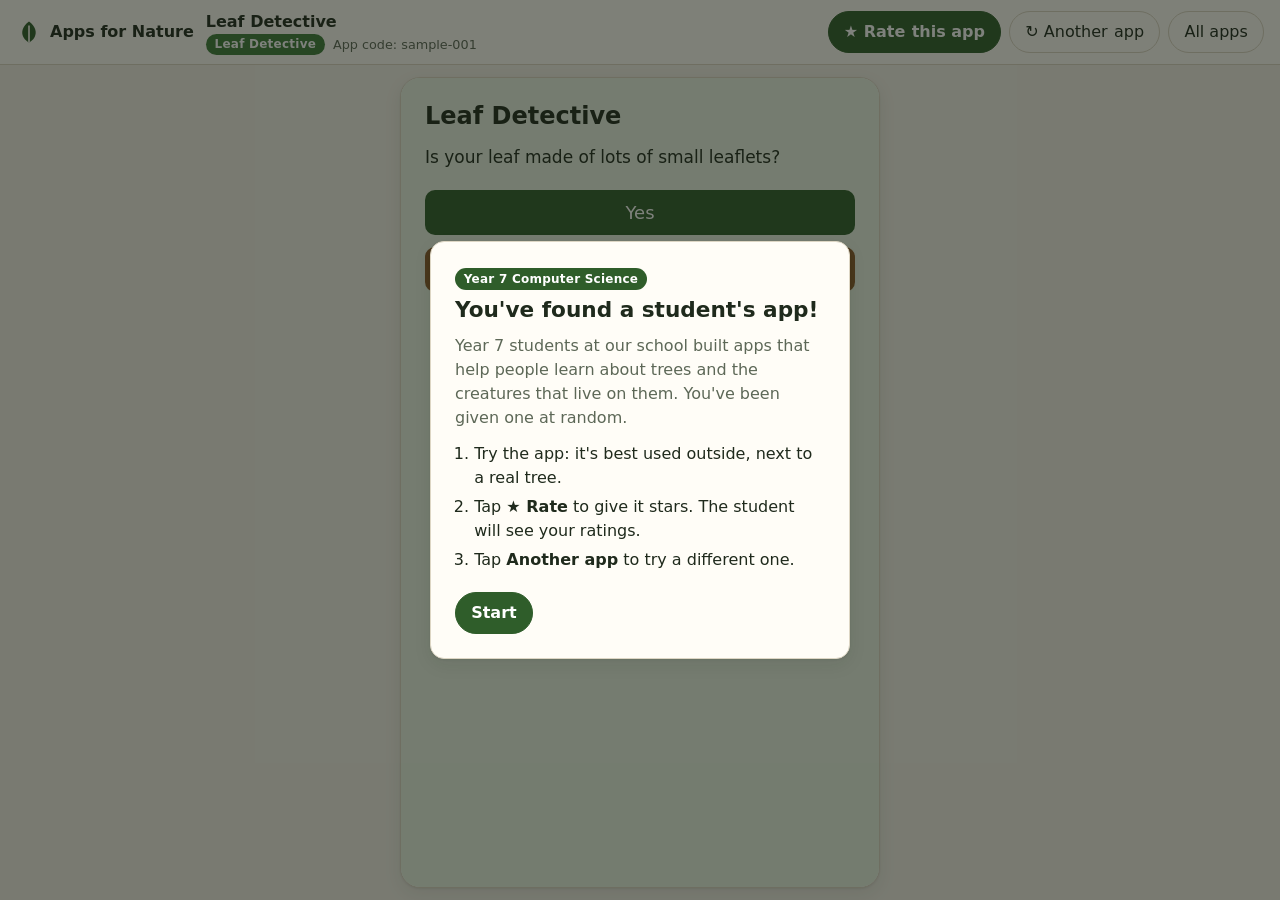
<file: index.html>
<!doctype html>
<html lang="en">
<head>
<meta charset="utf-8">
<meta name="viewport" content="width=device-width, initial-scale=1, viewport-fit=cover">
<title>Apps for Nature</title>
<meta name="robots" content="noindex">
<link rel="stylesheet" href="assets/site.css">
<link rel="icon" href="data:image/svg+xml,%3Csvg xmlns='http://www.w3.org/2000/svg' viewBox='0 0 32 32'%3E%3Cpath d='M16 3C8 9 6 16 9 22c2 4 6 6 7 7 1-1 5-3 7-7 3-6 1-13-7-19z' fill='%232f5d2a'/%3E%3Cpath d='M16 8v21' stroke='%23fff' stroke-width='2'/%3E%3C/svg%3E">
</head>
<body>
<div class="player">
  <header class="bar">
    <a class="brand" href="gallery.html" title="All apps">
      <svg viewBox="0 0 32 32" aria-hidden="true"><path d="M16 3C8 9 6 16 9 22c2 4 6 6 7 7 1-1 5-3 7-7 3-6 1-13-7-19z" fill="currentColor" style="color:var(--leaf)"/><path d="M16 8v21" stroke="var(--surface)" stroke-width="2"/></svg>
      <span id="site-title">Apps for Nature</span>
    </a>
    <div class="now">
      <div class="title" id="app-title">Loading…</div>
      <div class="meta"><span id="app-brief"></span><span id="app-code"></span></div>
    </div>
    <div class="actions">
      <button class="btn-primary" id="feedback" type="button" aria-haspopup="dialog" aria-controls="rate">★ Rate<span class="wide"> this app</span></button>
      <button id="another" type="button">↻ Another<span class="wide"> app</span></button>
      <a class="btn" href="gallery.html">All apps</a>
    </div>
  </header>
  <main class="stage" id="stage"></main>
</div>

<div class="sheet-backdrop" id="rate-backdrop" hidden></div>
<section class="sheet" id="rate" role="dialog" aria-modal="true" aria-labelledby="rate-title" hidden>
  <header class="sheet-head">
    <div>
      <h2 id="rate-title">Rate this app</h2>
      <p class="sheet-sub">Give it 1 to 5 stars for each question. The student's teacher passes your ratings on. Please don't write your name.</p>
    </div>
    <button class="icon-btn" id="rate-close" type="button" aria-label="Close and go back to the app">✕</button>
  </header>
  <div class="sheet-body" id="rate-body"></div>
  <footer class="sheet-foot">
    <a id="rate-newtab" target="_blank" rel="noopener">Form not loading? Open it in a new tab</a>
    <button class="btn-primary" id="rate-next" type="button">Done: next app ↻</button>
  </footer>
</section>

<div class="overlay" id="welcome" hidden>
  <div class="card" role="dialog" aria-labelledby="welcome-title">
    <span class="tag" style="background:var(--leaf)">Year 7 Computer Science</span>
    <h1 id="welcome-title">You've found a student's app!</h1>
    <p id="welcome-text">Our Year 7 students built apps that help people learn about trees and the creatures that live on them. You've been given one at random.</p>
    <ol>
      <li>Try the app: it's best used outside, next to a real tree.</li>
      <li>Tap <strong>★ Rate</strong> to give it stars. The student will see your ratings.</li>
      <li>Tap <strong>Another app</strong> to try a different one.</li>
    </ol>
    <button class="btn-primary" id="start" type="button">Start</button>
  </div>
</div>

<script src="assets/config.js"></script>
<script src="apps.js"></script>
<script src="assets/player.js"></script>
</body>
</html>
</file>
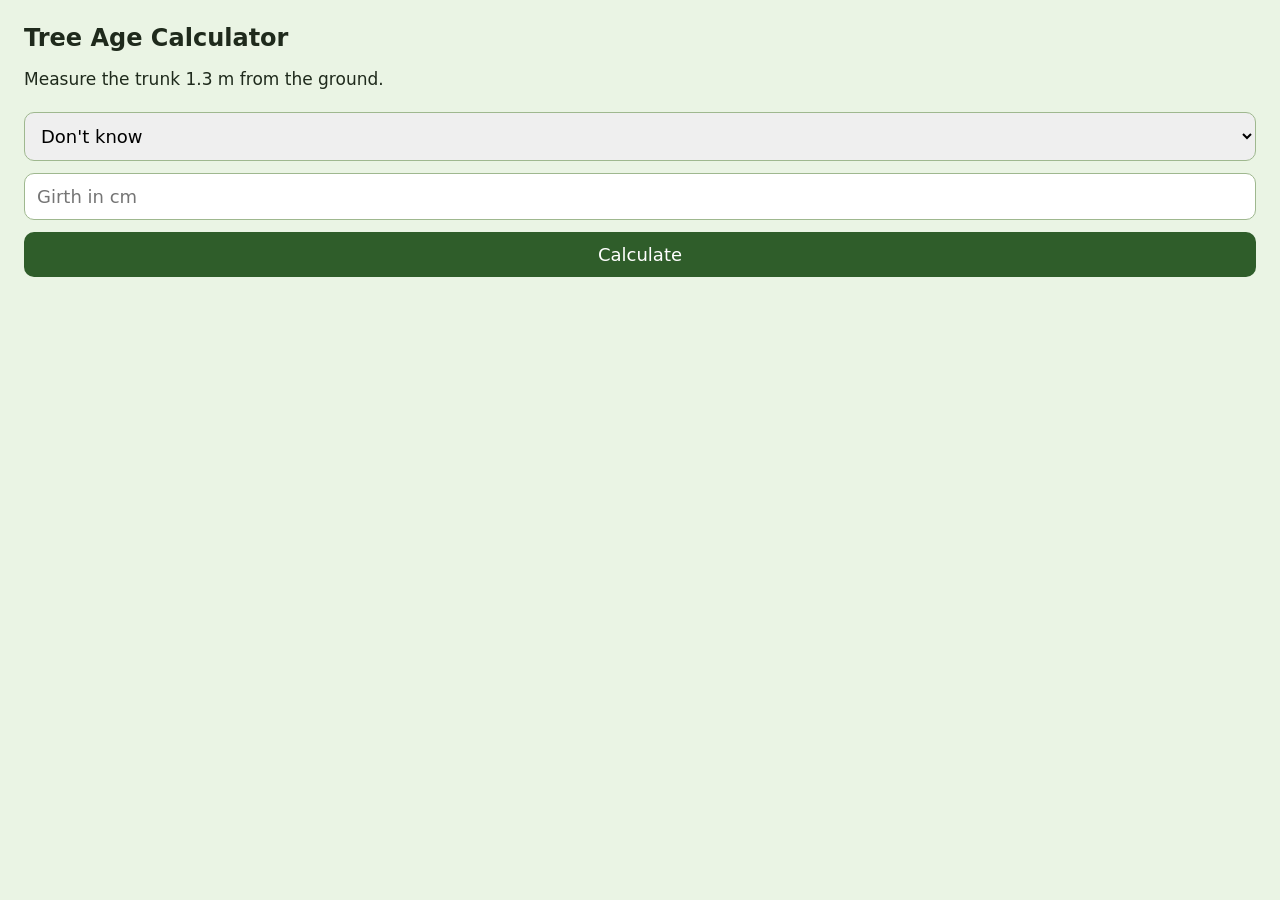
<file: apps/age/sample-004/index.html>
<!doctype html><html><head><meta charset="utf-8">
<meta name="viewport" content="width=device-width, initial-scale=1"><title>Tree Age</title>
<link rel="stylesheet" href="style.css"></head><body>
<div class="screen on"><h1>Tree Age Calculator</h1>
<p>Measure the trunk 1.3 m from the ground.</p>
<select id="species"><option value="2.5">Don't know</option><option value="1.88">Oak or beech</option><option value="3.13">Pine or spruce</option></select>
<input id="girth" type="number" placeholder="Girth in cm">
<button onclick="calc()">Calculate</button>
<p class="answer" id="out"></p></div><script src="code.js"></script></body></html>
</file>
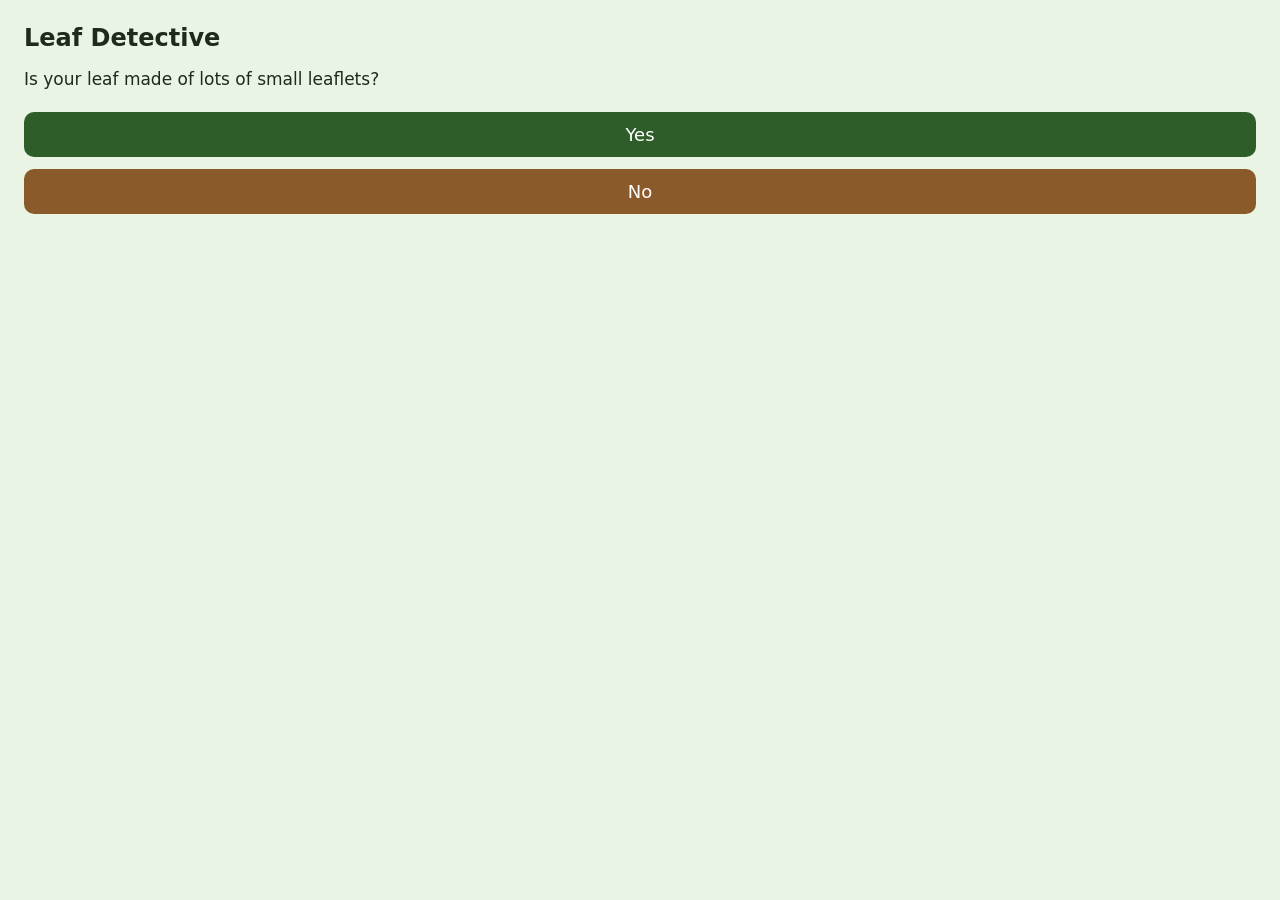
<file: apps/leaf/sample-001/index.html>
<!doctype html><html><head><meta charset="utf-8">
<meta name="viewport" content="width=device-width, initial-scale=1"><title>Leaf Detective</title>
<link rel="stylesheet" href="style.css"></head><body>
<div class="screen on" id="q1"><h1>Leaf Detective</h1><p>Is your leaf made of lots of small leaflets?</p>
<button onclick="go('q2')">Yes</button><button class="no" onclick="go('q3')">No</button></div>
<div class="screen" id="q2"><h1>Question 2</h1><p>Do the leaflets spread out like fingers on a hand?</p>
<button onclick="go('a1')">Yes</button><button class="no" onclick="go('a2')">No</button></div>
<div class="screen" id="q3"><h1>Question 2</h1><p>Does the leaf have rounded lobes (wavy edges)?</p>
<button onclick="go('a3')">Yes</button><button class="no" onclick="go('a4')">No</button></div>
<div class="screen" id="a1"><h1>Horse Chestnut</h1><p class="answer">🌰 It's a Horse Chestnut!</p><p>Its seeds are conkers.</p><button onclick="go('q1')">Start again</button></div>
<div class="screen" id="a2"><h1>Ash</h1><p class="answer">It's an Ash!</p><p>Ash trees can live for 400 years.</p><button onclick="go('q1')">Start again</button></div>
<div class="screen" id="a3"><h1>Oak</h1><p class="answer">🍂 It's an Oak!</p><p>One oak can support over 2,000 species.</p><button onclick="go('q1')">Start again</button></div>
<div class="screen" id="a4"><h1>Beech</h1><p class="answer">It's a Beech!</p><p>Beech leaves stay on young trees all winter.</p><button onclick="go('q1')">Start again</button></div>
<script src="code.js"></script></body></html>
</file>
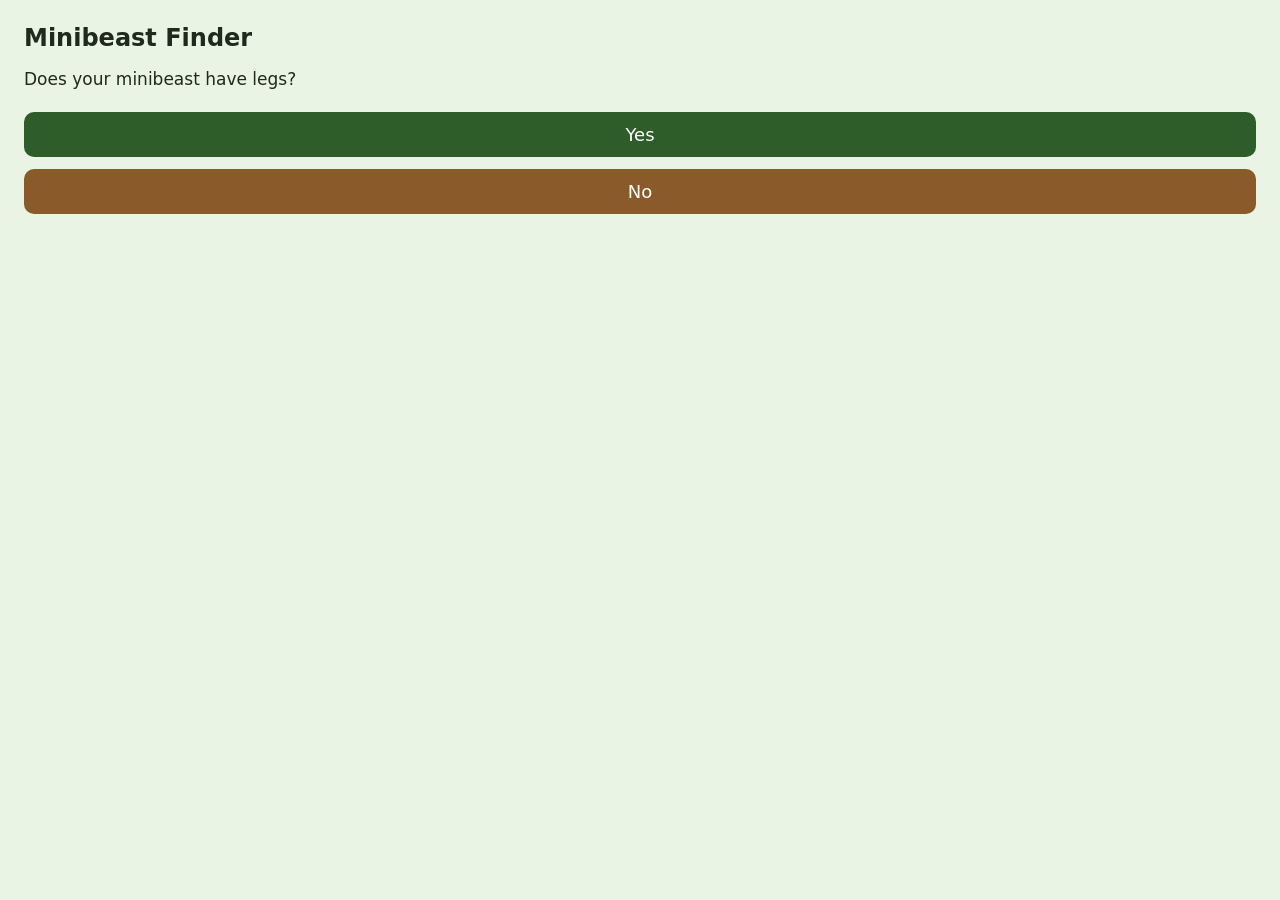
<file: apps/minibeast/sample-002/index.html>
<!doctype html><html><head><meta charset="utf-8">
<meta name="viewport" content="width=device-width, initial-scale=1"><title>Minibeast Finder</title>
<link rel="stylesheet" href="style.css"></head><body>
<div class="screen on" id="q1"><h1>Minibeast Finder</h1><p>Does your minibeast have legs?</p>
<button onclick="go('q2')">Yes</button><button class="no" onclick="go('a1')">No</button></div>
<div class="screen" id="q2"><h1>Count the legs</h1>
<button onclick="go('a2')">6 legs</button><button onclick="go('a3')">8 legs</button><button onclick="go('a4')">14 legs</button></div>
<div class="screen" id="a1"><h1>Earthworm</h1><p>Worms mix leaves into the soil, feeding the tree.</p>
<button onclick="window.open('https://en.wikipedia.org/wiki/Earthworm')">Learn more</button><button class="no" onclick="go('q1')">Start again</button></div>
<div class="screen" id="a2"><h1>Insect</h1><p>Six legs means it's an insect, like a ladybird or ant.</p><button class="no" onclick="go('q1')">Start again</button></div>
<div class="screen" id="a3"><h1>Spider</h1><p>Spiders eat insects that damage leaves.</p><button class="no" onclick="go('q1')">Start again</button></div>
<div class="screen" id="a4"><h1>Woodlouse</h1><p>Woodlice recycle dead wood and leaves.</p>
<button onclick="window.open('https://en.wikipedia.org/wiki/Woodlouse')">Learn more</button><button class="no" onclick="go('q1')">Start again</button></div>
<script src="code.js"></script></body></html>
</file>
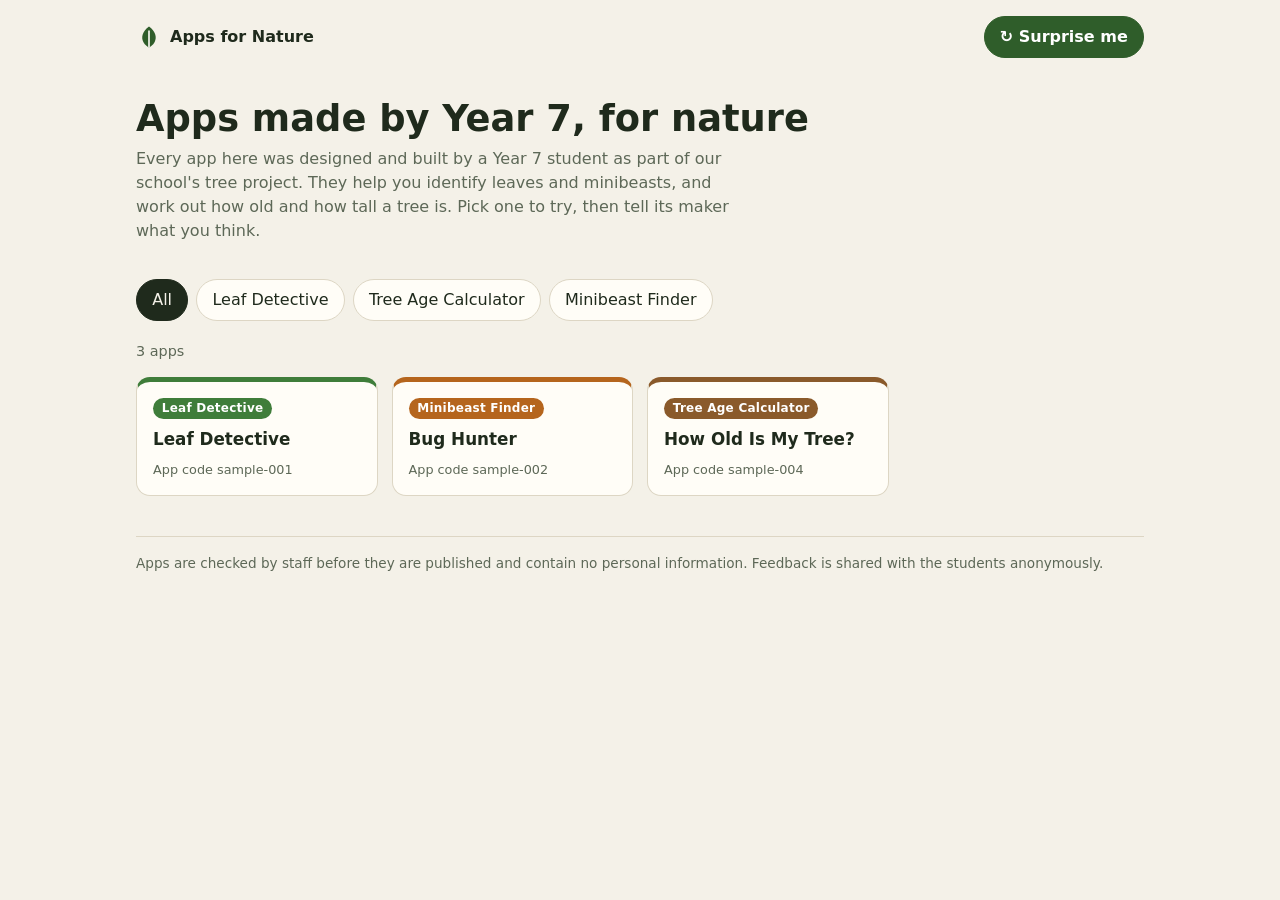
<file: gallery.html>
<!doctype html>
<html lang="en">
<head>
<meta charset="utf-8">
<meta name="viewport" content="width=device-width, initial-scale=1">
<title>All apps · Apps for Nature</title>
<meta name="robots" content="noindex">
<link rel="stylesheet" href="assets/site.css">
<link rel="icon" href="data:image/svg+xml,%3Csvg xmlns='http://www.w3.org/2000/svg' viewBox='0 0 32 32'%3E%3Cpath d='M16 3C8 9 6 16 9 22c2 4 6 6 7 7 1-1 5-3 7-7 3-6 1-13-7-19z' fill='%232f5d2a'/%3E%3Cpath d='M16 8v21' stroke='%23fff' stroke-width='2'/%3E%3C/svg%3E">
</head>
<body>
<div class="page">
  <div class="top">
    <a class="brand" href="index.html">
      <svg viewBox="0 0 32 32" aria-hidden="true"><path d="M16 3C8 9 6 16 9 22c2 4 6 6 7 7 1-1 5-3 7-7 3-6 1-13-7-19z" fill="currentColor" style="color:var(--leaf)"/><path d="M16 8v21" stroke="var(--surface)" stroke-width="2"/></svg>
      <span id="site-title">Apps for Nature</span>
    </a>
    <a class="btn btn-primary" href="index.html">↻ Surprise me</a>
  </div>

  <section class="hero">
    <h1>Apps made by Year 7, for nature</h1>
    <p id="intro">Every app here was designed and built by a Year 7 student as part of the school tree project. They help you identify leaves and minibeasts, and work out how old and how tall a tree is. Pick one to try, then tell its maker what you think.</p>
  </section>

  <div class="filters" id="filters" role="group" aria-label="Filter apps"></div>
  <p class="count" id="count"></p>
  <div class="grid" id="grid"></div>

  <footer>Apps are checked by staff before they are published and contain no personal information. Feedback is shared with the students anonymously.</footer>
</div>

<script src="assets/config.js"></script>
<script src="apps.js"></script>
<script>
(function () {
  var config = window.SITE_CONFIG || {};
  var briefs = window.SITE_BRIEFS || {};
  var apps = (window.SITE_APPS || []).slice().sort(function (a, b) { return a.id.localeCompare(b.id); });
  if (config.siteTitle) document.getElementById("site-title").textContent = config.siteTitle;
  if (config.schoolName) document.getElementById("intro").textContent =
    document.getElementById("intro").textContent.replace("the school tree project", config.schoolName + "'s tree project");

  var state = { brief: "all", cohort: "all" };
  var filters = document.getElementById("filters");

  function button(label, key) {
    var b = document.createElement("button");
    b.type = "button";
    b.textContent = label;
    b.setAttribute("aria-pressed", String(state.brief === key));
    b.addEventListener("click", function () { state.brief = key; render(); });
    return b;
  }

  var cohorts = apps.map(function (a) { return a.cohort; })
    .filter(function (c, i, all) { return c && all.indexOf(c) === i; }).sort().reverse();

  function render() {
    filters.innerHTML = "";
    filters.appendChild(button("All", "all"));
    Object.keys(briefs).forEach(function (key) {
      if (apps.some(function (a) { return a.brief === key; })) filters.appendChild(button(briefs[key].label, key));
    });
    if (cohorts.length > 1) {
      var sel = document.createElement("select");
      sel.setAttribute("aria-label", "Year");
      sel.innerHTML = '<option value="all">All years</option>' +
        cohorts.map(function (c) { return '<option value="' + c + '">' + c + "</option>"; }).join("");
      sel.value = state.cohort;
      sel.addEventListener("change", function () { state.cohort = sel.value; render(); });
      filters.appendChild(sel);
    }

    var shown = apps.filter(function (a) {
      return (state.brief === "all" || a.brief === state.brief) &&
             (state.cohort === "all" || a.cohort === state.cohort);
    });
    document.getElementById("count").textContent =
      shown.length ? shown.length + (shown.length === 1 ? " app" : " apps") : "No apps published yet.";

    var grid = document.getElementById("grid");
    grid.innerHTML = "";
    shown.forEach(function (a) {
      var brief = briefs[a.brief] || briefs.other || { label: "Nature app", colour: "#2f5d2a" };
      var card = document.createElement("a");
      card.className = "app-card";
      card.href = "index.html?app=" + encodeURIComponent(a.id);
      card.style.setProperty("--c", brief.colour);
      var tag = document.createElement("span");
      tag.className = "tag"; tag.style.background = brief.colour; tag.style.alignSelf = "flex-start";
      tag.textContent = brief.label;
      var name = document.createElement("span");
      name.className = "name"; name.textContent = a.title || brief.label;
      var code = document.createElement("span");
      code.className = "code"; code.textContent = "App code " + a.id;
      card.append(tag, name, code);
      grid.appendChild(card);
    });
  }
  render();
})();
</script>
</body>
</html>
</file>
<file: assets/site.css>
:root {
  --bg: #f4f1e8;
  --surface: #fffdf7;
  --ink: #1f2a1c;
  --muted: #5d6857;
  --line: #ddd6c4;
  --leaf: #2f5d2a;
  --leaf-strong: #234820;
  --accent: #d98e2b;
  --radius: 14px;
  --shadow: 0 1px 2px rgba(31, 42, 28, .08), 0 6px 18px rgba(31, 42, 28, .08);
  color-scheme: light;
}
@media (prefers-color-scheme: dark) {
  :root {
    --bg: #141a12;
    --surface: #1d251a;
    --ink: #eef1e6;
    --muted: #a8b39f;
    --line: #34402f;
    --leaf: #7fbf6a;
    --leaf-strong: #9ad186;
    --accent: #e8a64a;
    --shadow: 0 1px 2px rgba(0,0,0,.3), 0 6px 18px rgba(0,0,0,.35);
    color-scheme: dark;
  }
}

* { box-sizing: border-box; }
[hidden] { display: none !important; }
html, body { margin: 0; }
body {
  background: var(--bg);
  color: var(--ink);
  font: 16px/1.5 system-ui, -apple-system, "Segoe UI", Roboto, sans-serif;
}
a { color: var(--leaf); }
button, .btn {
  font: inherit;
  border-radius: 999px;
  border: 1px solid var(--line);
  background: var(--surface);
  color: var(--ink);
  padding: .5rem .95rem;
  cursor: pointer;
  text-decoration: none;
  display: inline-flex;
  align-items: center;
  gap: .4rem;
  white-space: nowrap;
}
button:hover, .btn:hover { border-color: var(--leaf); }
.btn-primary {
  background: var(--leaf);
  border-color: var(--leaf);
  color: #fff;
  font-weight: 600;
}
@media (prefers-color-scheme: dark) { .btn-primary { color: #10180e; } }
.btn-primary:hover { background: var(--leaf-strong); }
.btn[aria-disabled="true"] { opacity: .5; pointer-events: none; }

.brand { display: flex; align-items: center; gap: .5rem; font-weight: 700; color: var(--ink); text-decoration: none; }
.brand svg { width: 26px; height: 26px; flex: none; }

.tag {
  display: inline-block;
  font-size: .75rem;
  font-weight: 600;
  letter-spacing: .02em;
  padding: .1rem .55rem;
  border-radius: 999px;
  color: #fff;
}

/* ---------------- Player (index.html) ---------------- */
.player { display: flex; flex-direction: column; height: 100vh; height: 100dvh; }
.bar {
  display: flex;
  align-items: center;
  gap: .75rem;
  padding: .6rem 16px;
  background: var(--surface);
  border-bottom: 1px solid var(--line);
  flex-wrap: wrap;
}
.bar .now { flex: 1 1 200px; min-width: 0; }
.bar .now .title { font-weight: 700; overflow: hidden; text-overflow: ellipsis; white-space: nowrap; }
.bar .now .meta { font-size: .8rem; color: var(--muted); display: flex; gap: .5rem; align-items: center; flex-wrap: wrap; }
.bar .actions { display: flex; gap: .5rem; flex-wrap: wrap; }
.stage { flex: 1; display: flex; justify-content: center; padding: 12px; min-height: 0; }
.stage iframe {
  width: 100%;
  max-width: 480px;
  height: 100%;
  border: 1px solid var(--line);
  border-radius: 20px;
  background: #fff;
  box-shadow: var(--shadow);
}
@media (max-width: 520px) {
  .stage { padding: 0; }
  .stage iframe { border: 0; border-radius: 0; box-shadow: none; max-width: none; }
  .bar { padding: .5rem 12px; gap: .5rem; }
  .bar .brand span { display: none; }
  .bar .actions { width: 100%; }
  .bar .actions > * { flex: 1; justify-content: center; }
}

.overlay {
  position: fixed; inset: 0;
  background: rgba(20, 26, 18, .55);
  display: flex; align-items: center; justify-content: center;
  padding: 16px; z-index: 10;
}
.card {
  background: var(--surface);
  border: 1px solid var(--line);
  border-radius: var(--radius);
  box-shadow: var(--shadow);
  padding: 1.5rem;
  max-width: 420px;
  width: 100%;
}
.card h1 { font-size: 1.35rem; margin: .25rem 0 .5rem; }
.card p { margin: .5rem 0; color: var(--muted); }
.card ol { padding-left: 1.2rem; margin: .75rem 0 1.25rem; }
.card ol li { margin: .3rem 0; }
.empty { margin: auto; text-align: center; color: var(--muted); padding: 2rem 16px; }

/* ---------------- Gallery ---------------- */
.page { max-width: 1040px; margin: 0 auto; padding: 0 16px 3rem; }
.top { display: flex; align-items: center; justify-content: space-between; gap: 1rem; padding: 1rem 0; flex-wrap: wrap; }
.hero { padding: 1.5rem 0 1rem; }
.hero h1 { font-size: clamp(1.6rem, 4vw, 2.3rem); margin: 0 0 .4rem; line-height: 1.15; }
.hero p { color: var(--muted); max-width: 60ch; margin: 0; }
.filters { display: flex; gap: .5rem; flex-wrap: wrap; align-items: center; margin: 1.25rem 0; }
.filters button[aria-pressed="true"] { background: var(--ink); color: var(--bg); border-color: var(--ink); }
.filters select { font: inherit; padding: .45rem .7rem; border-radius: 999px; border: 1px solid var(--line); background: var(--surface); color: var(--ink); }
.grid { display: grid; grid-template-columns: repeat(auto-fill, minmax(220px, 1fr)); gap: 14px; }
.app-card {
  display: flex; flex-direction: column; gap: .5rem;
  background: var(--surface);
  border: 1px solid var(--line);
  border-radius: var(--radius);
  padding: 1rem;
  text-decoration: none;
  color: var(--ink);
  border-top: 5px solid var(--c, var(--leaf));
  transition: transform .12s ease, box-shadow .12s ease;
}
.app-card:hover { transform: translateY(-2px); box-shadow: var(--shadow); }
.app-card .name { font-weight: 700; font-size: 1.05rem; }
.app-card .code { font-size: .8rem; color: var(--muted); margin-top: auto; }
.count { color: var(--muted); font-size: .9rem; }
footer { color: var(--muted); font-size: .85rem; margin-top: 2.5rem; border-top: 1px solid var(--line); padding-top: 1rem; }

/* ---------------- Rating panel ---------------- */
@media (max-width: 520px) { .wide { display: none; } }
.sheet-backdrop { position: fixed; inset: 0; background: rgba(20, 26, 18, .5); z-index: 20; }
.sheet {
  position: fixed; z-index: 21;
  top: 0; right: 0; bottom: 0;
  width: min(460px, 100%);
  display: flex; flex-direction: column;
  background: var(--surface);
  border-left: 1px solid var(--line);
  box-shadow: var(--shadow);
  animation: sheet-in .2s ease-out;
}
@keyframes sheet-in { from { transform: translateX(24px); opacity: 0; } to { transform: none; opacity: 1; } }
@media (max-width: 520px) {
  .sheet { top: 6dvh; top: 6vh; width: 100%; border-left: 0; border-radius: 18px 18px 0 0; animation-name: sheet-up; }
  @keyframes sheet-up { from { transform: translateY(32px); opacity: 0; } to { transform: none; opacity: 1; } }
}
@media (prefers-reduced-motion: reduce) { .sheet { animation: none; } }
.sheet-head { display: flex; gap: 12px; align-items: flex-start; padding: 16px 16px 10px; border-bottom: 1px solid var(--line); }
.sheet-head h2 { font-size: 1.15rem; margin: 0 0 .25rem; overflow-wrap: anywhere; }
.sheet-sub { margin: 0; font-size: .88rem; color: var(--muted); }
.icon-btn { flex: none; width: 40px; height: 40px; padding: 0; justify-content: center; font-size: 1.05rem; margin-left: auto; }
.sheet-body { flex: 1; min-height: 340px; display: flex; background: #fff; }
.sheet-body iframe { flex: 1; width: 100%; min-height: 340px; border: 0; }
.sheet-empty { margin: auto; text-align: center; color: #5d6857; padding: 24px 16px; }
.sheet-empty .big { font-size: 2rem; letter-spacing: .2rem; color: #d98e2b; margin: 0 0 .5rem; }
.sheet-foot {
  display: flex; gap: 12px; align-items: center; justify-content: space-between; flex-wrap: wrap;
  margin: 0;
  padding: 12px 16px calc(12px + env(safe-area-inset-bottom));
  border-top: 1px solid var(--line);
}
.sheet-foot a { font-size: .85rem; color: var(--muted); }
.sheet-foot .btn-primary { margin-left: auto; }
body.sheet-open { overflow: hidden; }
</file>
<file: apps/age/sample-004/style.css>
body{margin:0;font-family:system-ui,sans-serif;background:#eaf4e4;color:#1f2a1c}
.screen{display:none;padding:24px;min-height:100vh;box-sizing:border-box}
.screen.on{display:block}
h1{font-size:24px;margin:0 0 12px} p{font-size:17px}
button,select,input{font:inherit;font-size:18px;padding:12px;border-radius:10px;border:1px solid #9fb88f;width:100%;margin:6px 0;box-sizing:border-box}
button{background:#2f5d2a;color:#fff;border:0}
button.no{background:#8a5a2b}
.answer{font-size:22px;font-weight:700;margin:16px 0}
</file>
<file: apps/leaf/sample-001/style.css>
body{margin:0;font-family:system-ui,sans-serif;background:#eaf4e4;color:#1f2a1c}
.screen{display:none;padding:24px;min-height:100vh;box-sizing:border-box}
.screen.on{display:block}
h1{font-size:24px;margin:0 0 12px} p{font-size:17px}
button,select,input{font:inherit;font-size:18px;padding:12px;border-radius:10px;border:1px solid #9fb88f;width:100%;margin:6px 0;box-sizing:border-box}
button{background:#2f5d2a;color:#fff;border:0}
button.no{background:#8a5a2b}
.answer{font-size:22px;font-weight:700;margin:16px 0}
</file>
<file: apps/minibeast/sample-002/style.css>
body{margin:0;font-family:system-ui,sans-serif;background:#eaf4e4;color:#1f2a1c}
.screen{display:none;padding:24px;min-height:100vh;box-sizing:border-box}
.screen.on{display:block}
h1{font-size:24px;margin:0 0 12px} p{font-size:17px}
button,select,input{font:inherit;font-size:18px;padding:12px;border-radius:10px;border:1px solid #9fb88f;width:100%;margin:6px 0;box-sizing:border-box}
button{background:#2f5d2a;color:#fff;border:0}
button.no{background:#8a5a2b}
.answer{font-size:22px;font-weight:700;margin:16px 0}
</file>
